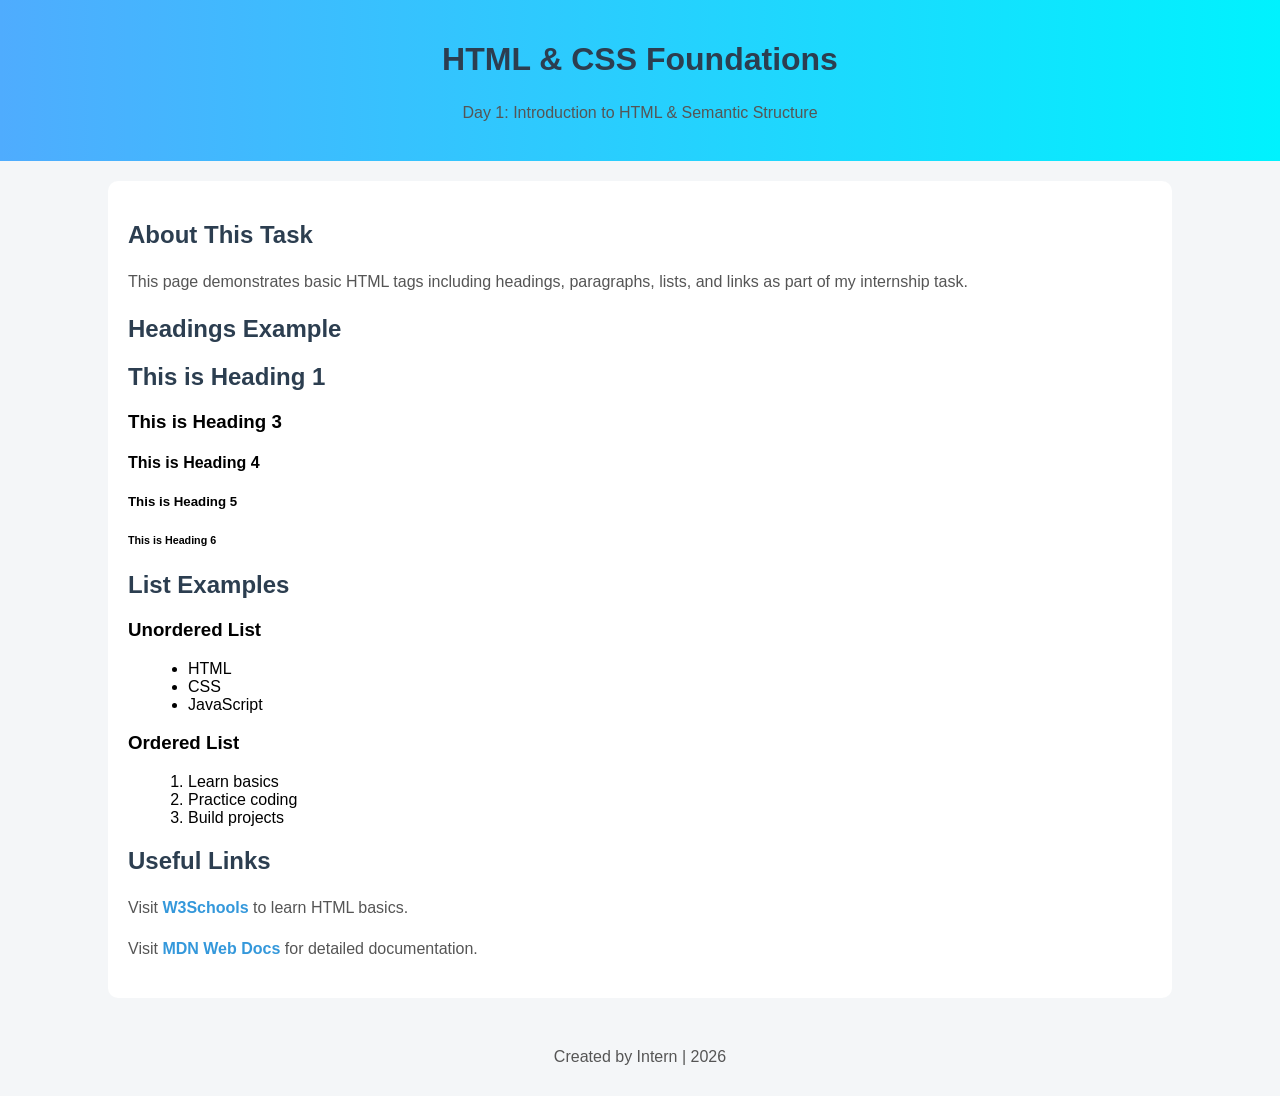
<file: Task 1/index.html>
<!DOCTYPE html>
<html lang="en">
<head>
    <meta charset="UTF-8">
    <meta name="viewport" content="width=device-width, initial-scale=1.0">
    <title>Week 1 - HTML & CSS Foundations</title>
    <link rel="stylesheet" href="style.css">
</head>

<body>

    <header>
        <h1>HTML & CSS Foundations</h1>
        <p>Day 1: Introduction to HTML & Semantic Structure</p>
    </header>

    <main>

        <section>
            <h2>About This Task</h2>
            <p>
                This page demonstrates basic HTML tags including headings,
                paragraphs, lists, and links as part of my internship task.
            </p>
        </section>

        <section>
            <h1>Headings Example</h1>
            <h2>This is Heading 1</h2>
            <h3>This is Heading 3</h3>
            <h4>This is Heading 4</h4>
            <h5>This is Heading 5</h5>
            <h6>This is Heading 6</h6>
        </section>

        <section>
            <h2>List Examples</h2>

            <h3>Unordered List</h3>
            <ul>
                <li>HTML</li>
                <li>CSS</li>
                <li>JavaScript</li>
            </ul>

            <h3>Ordered List</h3>
            <ol>
                <li>Learn basics</li>
                <li>Practice coding</li>
                <li>Build projects</li>
            </ol>
        </section>

        <section>
            <h2>Useful Links</h2>

            <p>
                Visit 
                <a href="https://www.w3schools.com/" target="_blank" rel="noopener">
                    W3Schools
                </a>
                to learn HTML basics.
            </p>

            <p>
                Visit 
                <a href="https://developer.mozilla.org/en-US/docs/Web/HTML" target="_blank" rel="noopener">
                    MDN Web Docs
                </a>
                for detailed documentation.
            </p>

        </section>

    </main>

    <footer>
        <p>Created by Intern | 2026</p>
    </footer>

</body>
</html>
</file>
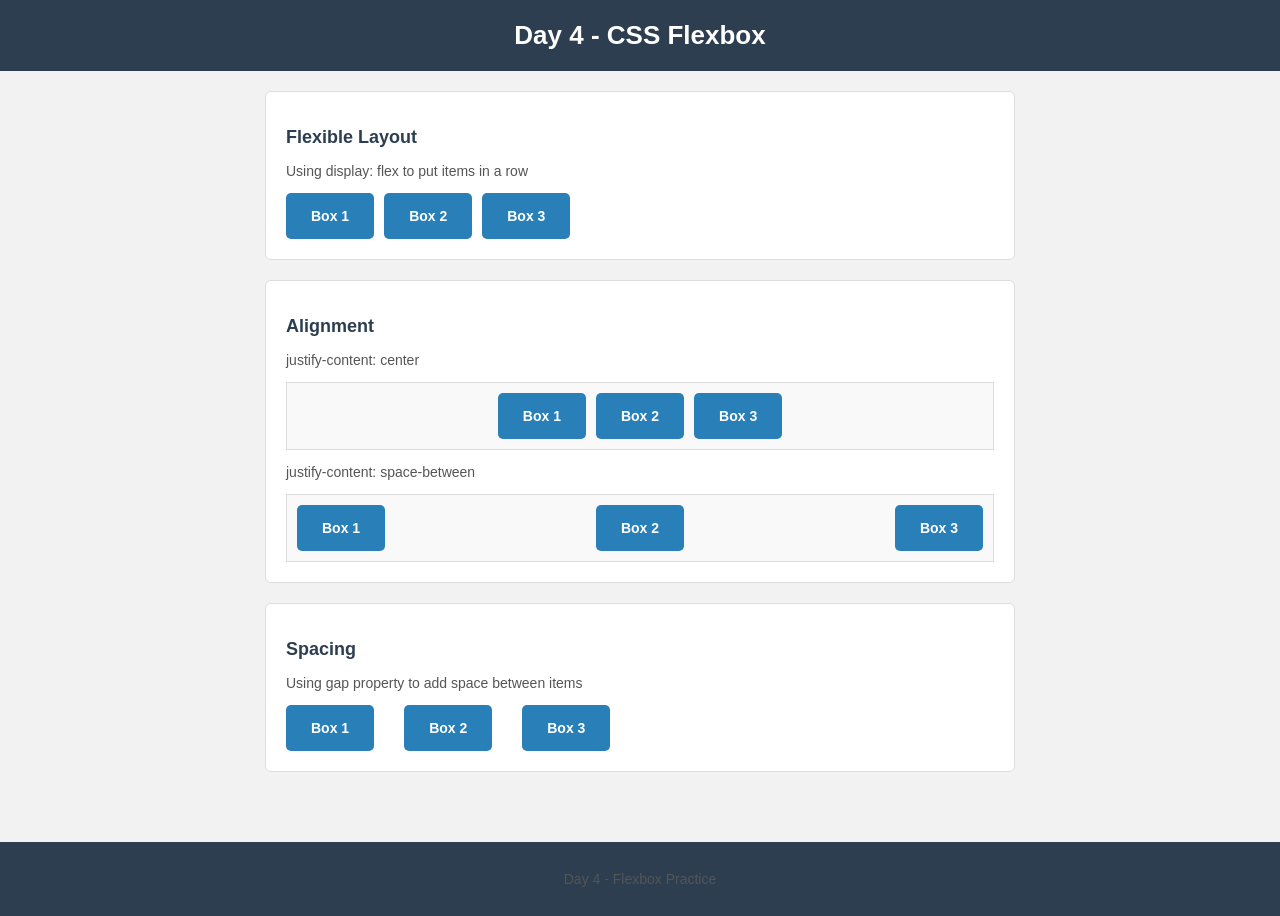
<file: Task 4/day4_index.html>
<!DOCTYPE html>
<html lang="en">
<head>
    <meta charset="UTF-8">
    <title>Day 4 - CSS Flexbox</title>
    <link rel="stylesheet" href="day4_styles.css">
</head>
<body>

    <div id="header">
        <h1>Day 4 - CSS Flexbox</h1>
    </div>

    <div class="main">

        <div class="section">
            <h2>Flexible Layout</h2>
            <p>Using display: flex to put items in a row</p>

            <div class="flex-container">
                <div class="box">Box 1</div>
                <div class="box">Box 2</div>
                <div class="box">Box 3</div>
            </div>
        </div>

        <div class="section">
            <h2>Alignment</h2>
            <p>justify-content: center</p>

            <div class="flex-center">
                <div class="box">Box 1</div>
                <div class="box">Box 2</div>
                <div class="box">Box 3</div>
            </div>

            <p>justify-content: space-between</p>

            <div class="flex-between">
                <div class="box">Box 1</div>
                <div class="box">Box 2</div>
                <div class="box">Box 3</div>
            </div>
        </div>

        <div class="section">
            <h2>Spacing</h2>
            <p>Using gap property to add space between items</p>

            <div class="flex-gap">
                <div class="box">Box 1</div>
                <div class="box">Box 2</div>
                <div class="box">Box 3</div>
            </div>
        </div>

    </div>

    <div id="footer">
        <p>Day 4 - Flexbox Practice</p>
    </div>

</body>
</html>
</file>
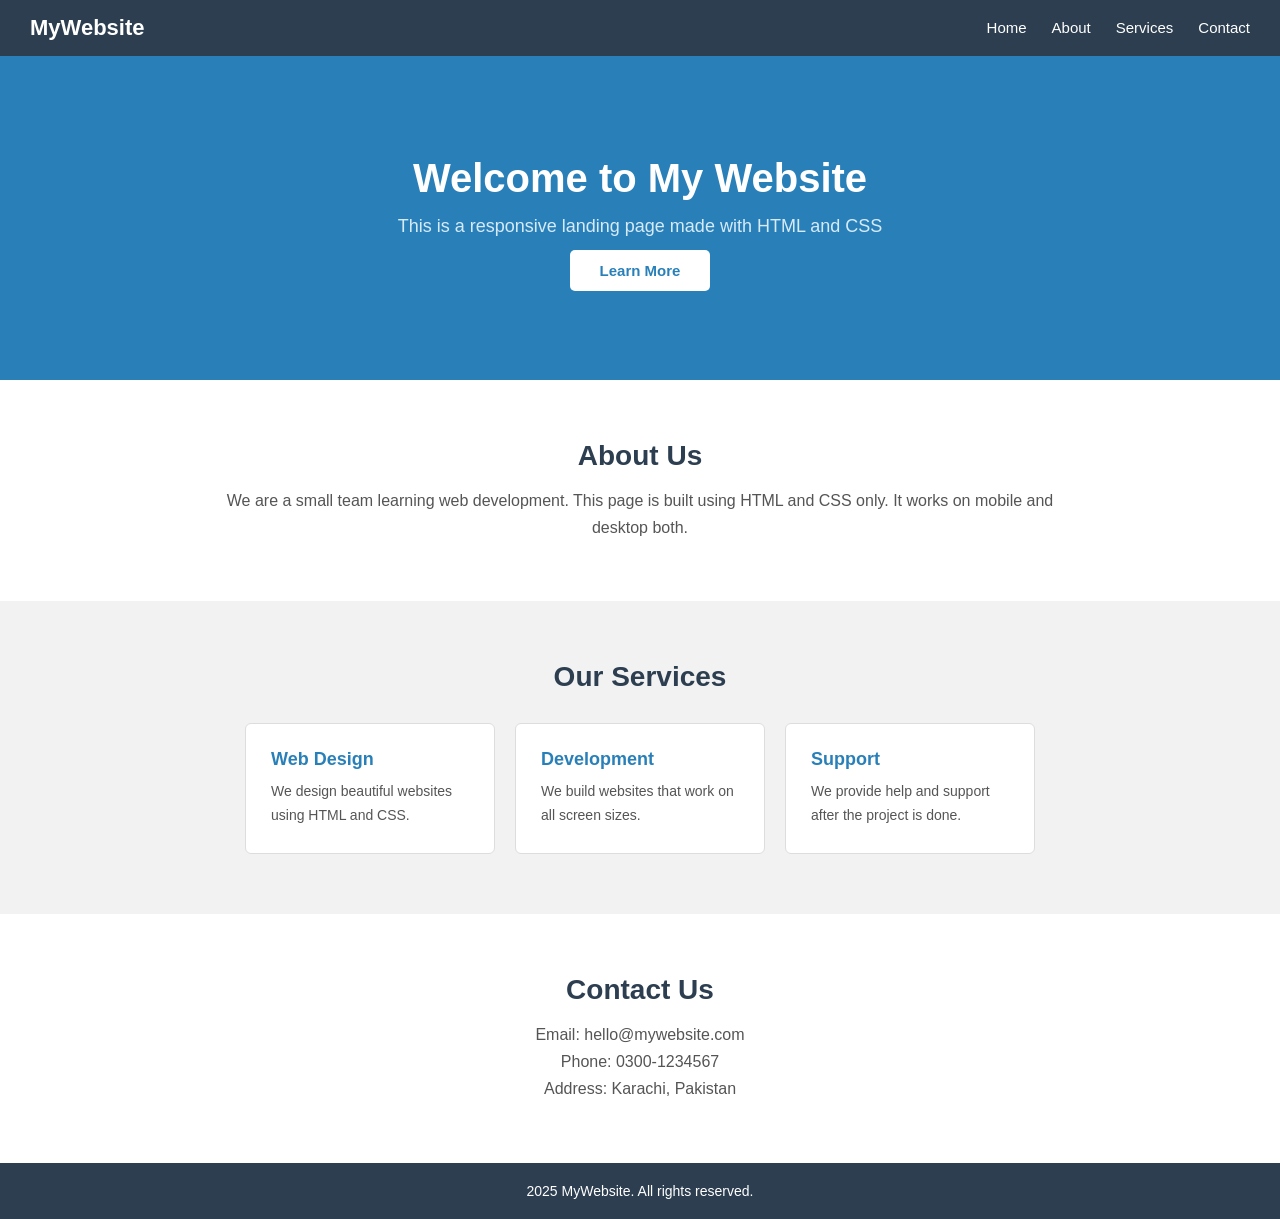
<file: Task 5/day5_index.html>
<!DOCTYPE html>
<html lang="en">
<head>
    <meta charset="UTF-8">
    <meta name="viewport" content="width=device-width, initial-scale=1.0">
    <title>Day 5 - Responsive Landing Page</title>
    <link rel="stylesheet" href="day5_styles.css">
</head>
<body>

    <div id="navbar">
        <div class="logo">MyWebsite</div>
        <ul>
            <li><a href="#home">Home</a></li>
            <li><a href="#about">About</a></li>
            <li><a href="#services">Services</a></li>
            <li><a href="#contact">Contact</a></li>
        </ul>
    </div>

    <div id="home" class="hero">
        <h1>Welcome to My Website</h1>
        <p>This is a responsive landing page made with HTML and CSS</p>
        <a href="#about" class="btn">Learn More</a>
    </div>

    <div id="about" class="section">
        <h2>About Us</h2>
        <p>We are a small team learning web development. This page is built using HTML and CSS only. It works on mobile and desktop both.</p>
    </div>

    <div id="services" class="section gray">
        <h2>Our Services</h2>
        <div class="cards">
            <div class="card">
                <h3>Web Design</h3>
                <p>We design beautiful websites using HTML and CSS.</p>
            </div>
            <div class="card">
                <h3>Development</h3>
                <p>We build websites that work on all screen sizes.</p>
            </div>
            <div class="card">
                <h3>Support</h3>
                <p>We provide help and support after the project is done.</p>
            </div>
        </div>
    </div>

    <div id="contact" class="section">
        <h2>Contact Us</h2>
        <p>Email: hello@mywebsite.com</p>
        <p>Phone: 0300-1234567</p>
        <p>Address: Karachi, Pakistan</p>
    </div>

    <div id="footer">
        <p>2025 MyWebsite. All rights reserved.</p>
    </div>

</body>
</html>
</file>
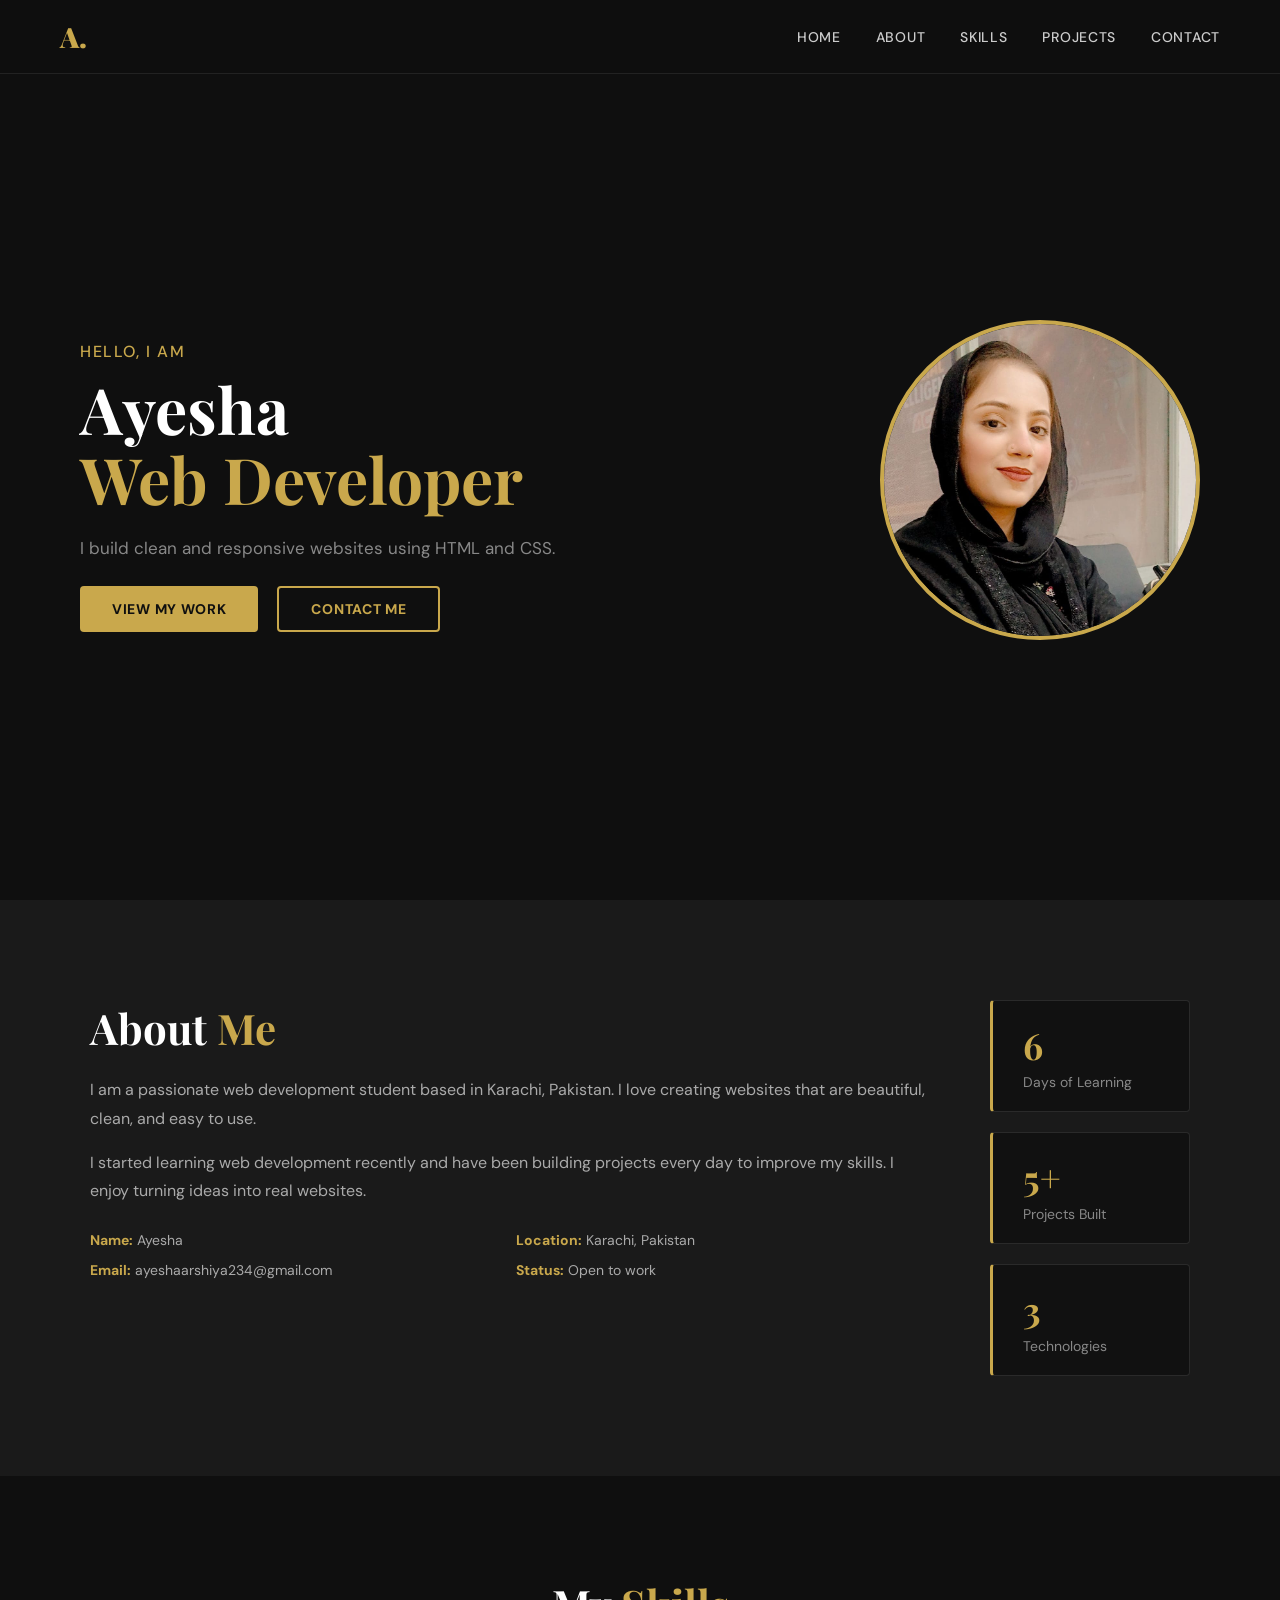
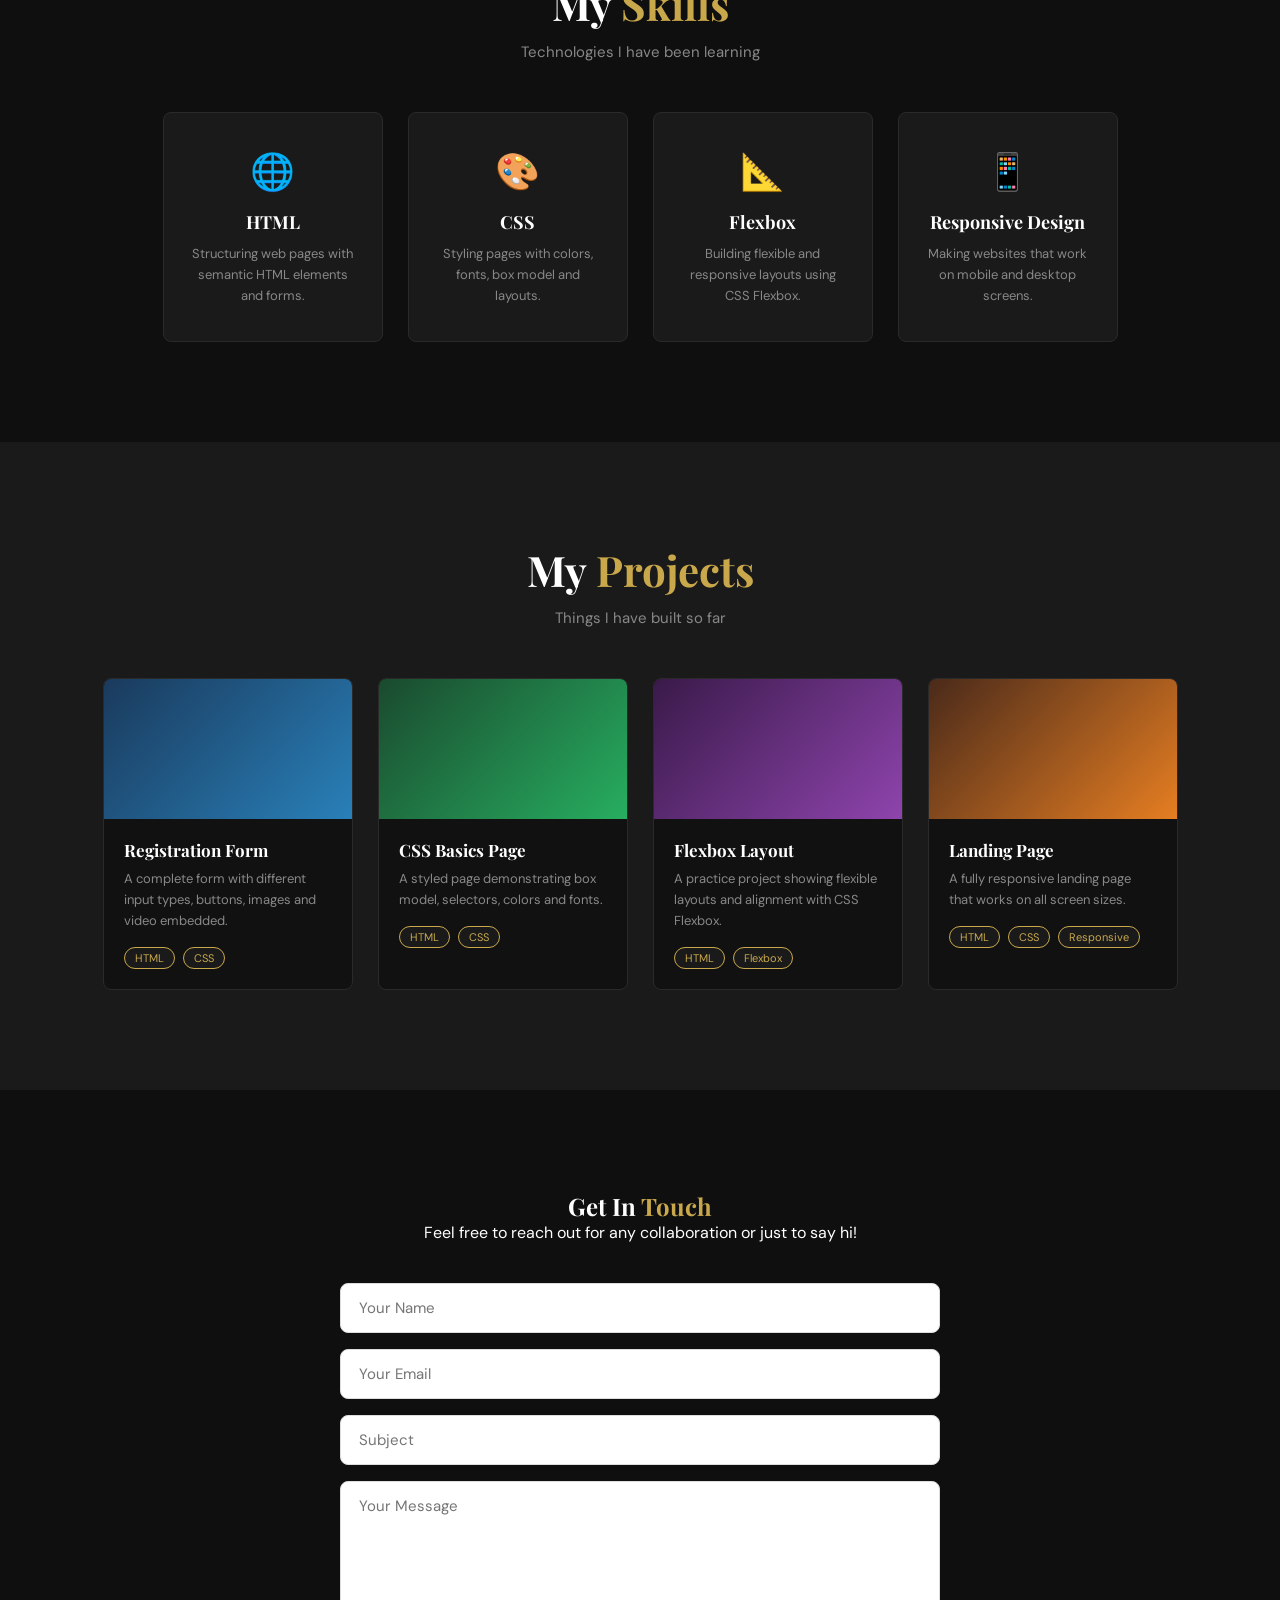
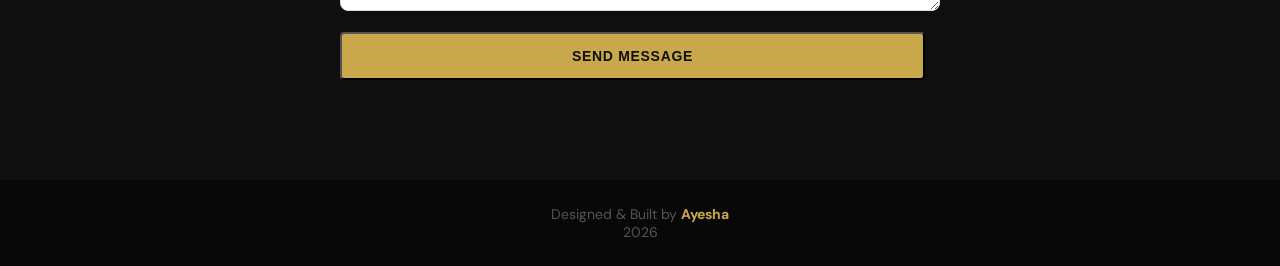
<file: Task 6/portfolio.html>
<!DOCTYPE html>
<html lang="en">
<head>
    <meta charset="UTF-8">
    <meta name="viewport" content="width=device-width, initial-scale=1.0">
    <title>Ayesha | Portfolio</title>
    <link href="https://fonts.googleapis.com/css2?family=Playfair+Display:wght@400;700;900&family=DM+Sans:wght@300;400;500&display=swap" rel="stylesheet">
    <link rel="stylesheet" href="portfolio.css">
</head>
<body>

    <nav id="navbar">
        <div class="logo">A.</div>
        <ul>
            <li><a href="#home">Home</a></li>
            <li><a href="#about">About</a></li>
            <li><a href="#skills">Skills</a></li>
            <li><a href="#projects">Projects</a></li>
            <li><a href="#contact">Contact</a></li>
        </ul>
    </nav>

    <section id="home">
        <div class="hero-text">
            <p class="hello">Hello, I am</p>
            <h1>Ayesha<br><span>Web Developer</span></h1>
            <p class="hero-desc">I build clean and responsive websites using HTML and CSS.</p>
            <a href="#projects" class="btn">View My Work</a>
            <a href="#contact" class="btn-outline">Contact Me</a>
        </div>
        <div class="hero-image">
            <div class="image-circle">
                <img src="ayesha.jpeg" alt="Ayesha" />
            </div>
        </div>
    </section>

    <section id="about">
        <div class="about-inner">
            <div class="about-left">
                <h2>About <span>Me</span></h2>
                <p>I am a passionate web development student based in Karachi, Pakistan. I love creating websites that are beautiful, clean, and easy to use.</p>
                <p>I started learning web development recently and have been building projects every day to improve my skills. I enjoy turning ideas into real websites.</p>
                <div class="info-grid">
                    <div><strong>Name:</strong> Ayesha</div>
                    <div><strong>Location:</strong> Karachi, Pakistan</div>
                    <div><strong>Email:</strong> ayeshaarshiya234@gmail.com</div>
                    <div><strong>Status:</strong> Open to work</div>
                </div>
            </div>
            <div class="about-right">
                <div class="stats-box">
                    <div class="stat">
                        <h3>6</h3>
                        <p>Days of Learning</p>
                    </div>
                    <div class="stat">
                        <h3>5+</h3>
                        <p>Projects Built</p>
                    </div>
                    <div class="stat">
                        <h3>3</h3>
                        <p>Technologies</p>
                    </div>
                </div>
            </div>
        </div>
    </section>

    <section id="skills">
        <h2>My <span>Skills</span></h2>
        <p class="section-sub">Technologies I have been learning</p>
        <div class="skills-grid">
            <div class="skill-card">
                <div class="skill-icon">🌐</div>
                <h3>HTML</h3>
                <p>Structuring web pages with semantic HTML elements and forms.</p>
            </div>
            <div class="skill-card">
                <div class="skill-icon">🎨</div>
                <h3>CSS</h3>
                <p>Styling pages with colors, fonts, box model and layouts.</p>
            </div>
            <div class="skill-card">
                <div class="skill-icon">📐</div>
                <h3>Flexbox</h3>
                <p>Building flexible and responsive layouts using CSS Flexbox.</p>
            </div>
            <div class="skill-card">
                <div class="skill-icon">📱</div>
                <h3>Responsive Design</h3>
                <p>Making websites that work on mobile and desktop screens.</p>
            </div>
        </div>
    </section>

    <section id="projects">
        <h2>My <span>Projects</span></h2>
        <p class="section-sub">Things I have built so far</p>
        <div class="projects-grid">
            <div class="project-card">
                <div class="project-top p1"></div>
                <div class="project-info">
                    <h3>Registration Form</h3>
                    <p>A complete form with different input types, buttons, images and video embedded.</p>
                    <div class="tags">
                        <span>HTML</span>
                        <span>CSS</span>
                    </div>
                </div>
            </div>
            <div class="project-card">
                <div class="project-top p2"></div>
                <div class="project-info">
                    <h3>CSS Basics Page</h3>
                    <p>A styled page demonstrating box model, selectors, colors and fonts.</p>
                    <div class="tags">
                        <span>HTML</span>
                        <span>CSS</span>
                    </div>
                </div>
            </div>
            <div class="project-card">
                <div class="project-top p3"></div>
                <div class="project-info">
                    <h3>Flexbox Layout</h3>
                    <p>A practice project showing flexible layouts and alignment with CSS Flexbox.</p>
                    <div class="tags">
                        <span>HTML</span>
                        <span>Flexbox</span>
                    </div>
                </div>
            </div>
            <div class="project-card">
                <div class="project-top p4"></div>
                <div class="project-info">
                    <h3>Landing Page</h3>
                    <p>A fully responsive landing page that works on all screen sizes.</p>
                    <div class="tags">
                        <span>HTML</span>
                        <span>CSS</span>
                        <span>Responsive</span>
                    </div>
                </div>
            </div>
        </div>
    </section>

        <section id="contact">
    <div class="contact-inner">
        <h2>Get In <span>Touch</span></h2>
        <p>Feel free to reach out for any collaboration or just to say hi!</p>

        <div class="contact-form">
            <div class="form-group">
                <input type="text" placeholder="Your Name" />
            </div>
            <div class="form-group">
                <input type="email" placeholder="Your Email" />
            </div>
            <div class="form-group">
                <input type="text" placeholder="Subject" />
            </div>
            <div class="form-group">
                <textarea rows="5" placeholder="Your Message"></textarea>
            </div>
            <button class="btn">Send Message</button>
        </div>

    </div>
</section>
    <footer id="footer">
        <p>Designed & Built by <strong>Ayesha</strong> <br>2026</p>
    </footer>

</body>
</html>
</file>
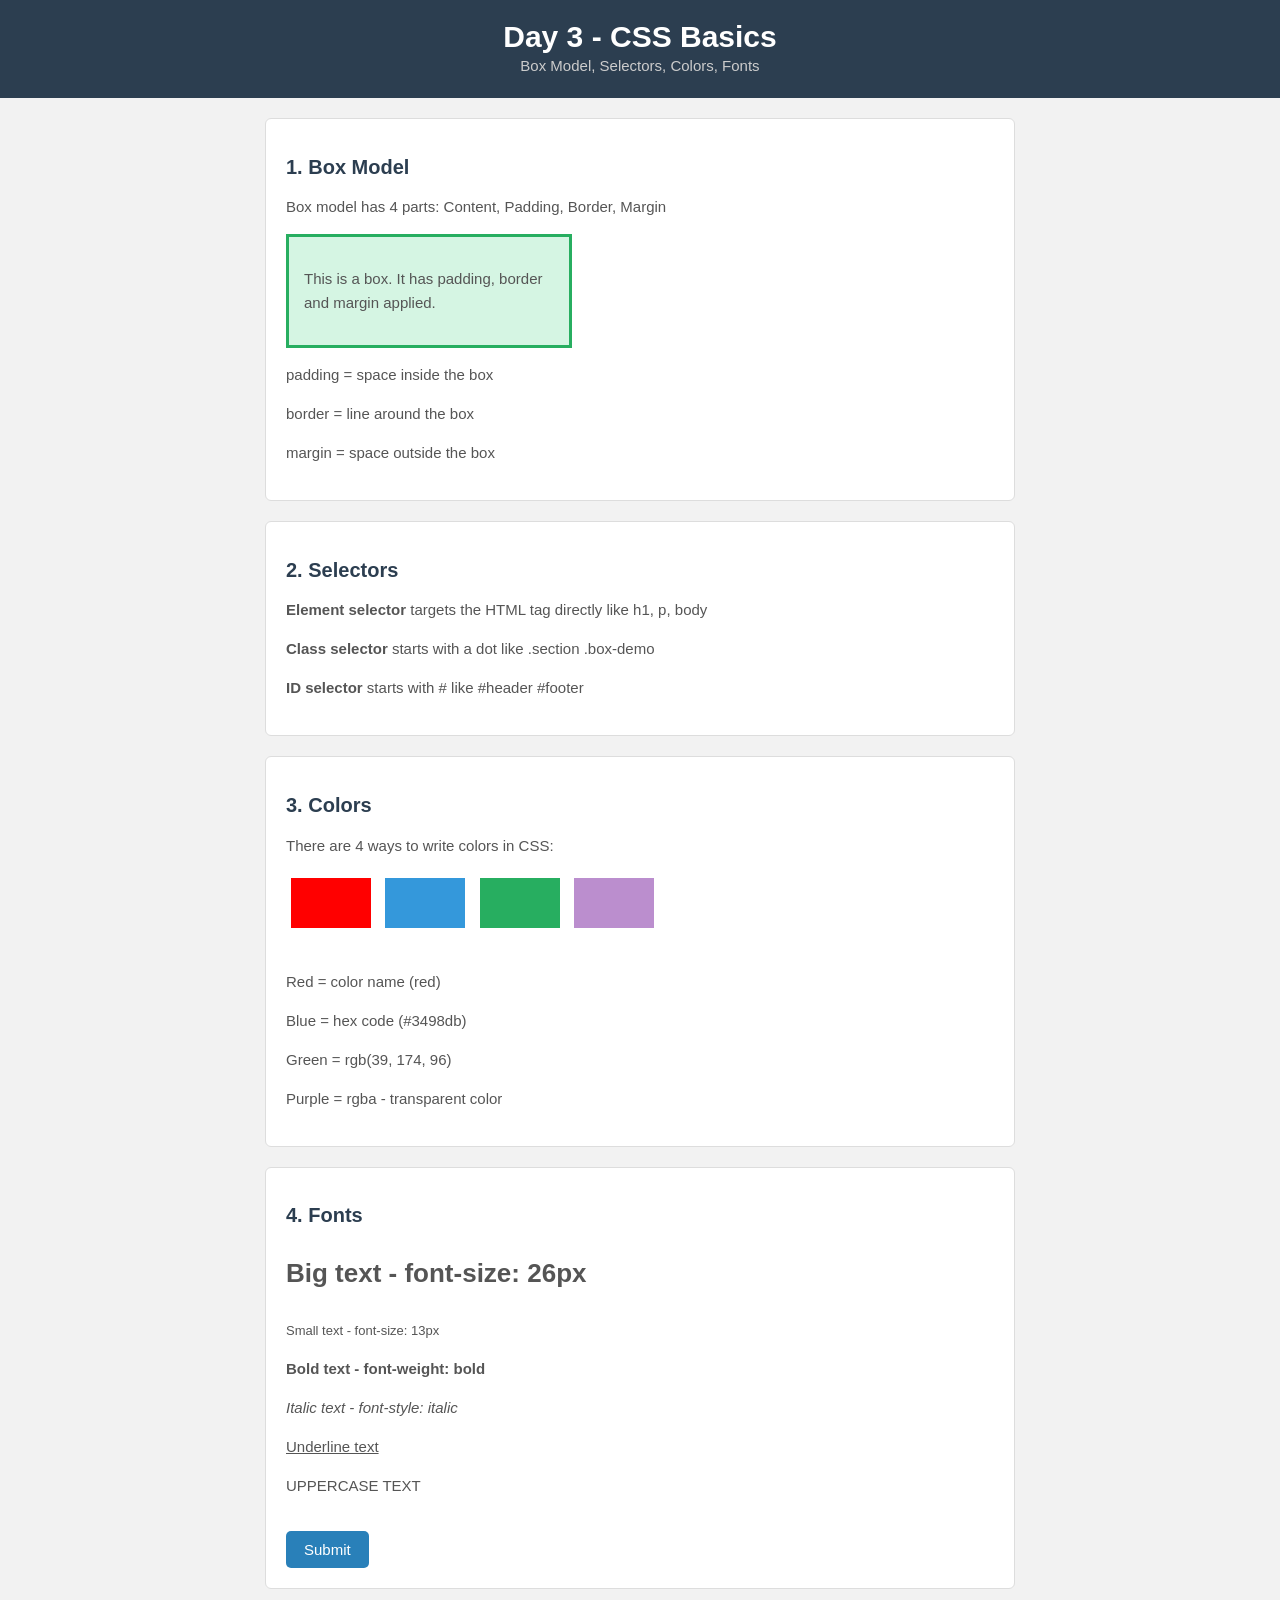
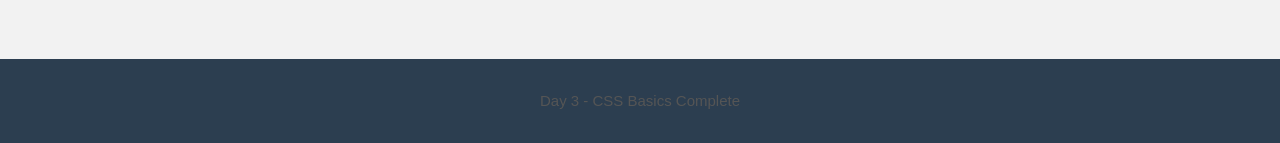
<file: Task-3/day3_index.html>
<!DOCTYPE html>
<html lang="en">
<head>
    <meta charset="UTF-8">
    <title>Day 3 - CSS Basics</title>

    <!-- linking css file -->
    <link rel="stylesheet" href="day3_styles.css">
</head>
<body>

    <!-- header -->
    <div id="header">
        <h1>Day 3 - CSS Basics</h1>
        <p>Box Model, Selectors, Colors, Fonts</p>
    </div>

    <!-- main content -->
    <div class="main">

        <!-- section 1: box model -->
        <div class="section">
            <h2>1. Box Model</h2>
            <p>Box model has 4 parts: Content, Padding, Border, Margin</p>

            <div class="box-demo">
                <p>This is a box. It has padding, border and margin applied.</p>
            </div>

            <p>padding = space inside the box</p>
            <p>border = line around the box</p>
            <p>margin = space outside the box</p>
        </div>

        <!-- section 2: selectors -->
        <div class="section">
            <h2>2. Selectors</h2>
            <p><b>Element selector</b> targets the HTML tag directly like h1, p, body</p>
            <p><b>Class selector</b> starts with a dot like .section .box-demo</p>
            <p><b>ID selector</b> starts with # like #header #footer</p>
        </div>

        <!-- section 3: colors -->
        <div class="section">
            <h2>3. Colors</h2>
            <p>There are 4 ways to write colors in CSS:</p>

            <div class="red-box"></div>
            <div class="blue-box"></div>
            <div class="green-box"></div>
            <div class="purple-box"></div>

            <br><br>
            <p>Red = color name (red)</p>
            <p>Blue = hex code (#3498db)</p>
            <p>Green = rgb(39, 174, 96)</p>
            <p>Purple = rgba - transparent color</p>
        </div>

        <!-- section 4: fonts -->
        <div class="section">
            <h2>4. Fonts</h2>

            <p class="big">Big text - font-size: 26px</p>
            <p class="small">Small text - font-size: 13px</p>
            <p class="bold">Bold text - font-weight: bold</p>
            <p class="italic">Italic text - font-style: italic</p>
            <p class="underline">Underline text</p>
            <p class="caps">uppercase text</p>

            <br>
            <button class="btn">Submit</button>
        </div>

    </div>

    <!-- footer -->
    <div id="footer">
        <p>Day 3 - CSS Basics Complete</p>
    </div>

</body>
</html>
</file>
<file: Task 1/style.css>
body {
    font-family: Arial, sans-serif;
    background-color: #f4f6f8;
    margin: 0;
}

header {
    background: linear-gradient(to right, #4facfe, #00f2fe);
    color: white;
    padding: 20px;
    text-align: center;
}

main {
    width: 80%;
    margin: auto;
    background: white;
    padding: 20px;
    margin-top: 20px;
    border-radius: 10px;
}

h1, h2 {
    color: #2c3e50;
}

p {
    color: #555;
    line-height: 1.6;
}

ul, ol {
    margin-left: 20px;
}

a {
    color: #3498db;
    text-decoration: none;
    font-weight: bold;
}

a:hover {
    text-decoration: underline;
    color: #1abc9c;
}

footer {
    text-align: center;
    padding: 10px;
    margin-top: 20px;
    color: #777;
}
</file>
<file: Task 4/day4_styles.css>
body {
    background-color: #f2f2f2;
    font-family: Arial, sans-serif;
    margin: 0;
    padding: 0;
}

h1 {
    color: white;
    margin: 0;
    font-size: 26px;
}

h2 {
    color: #2c3e50;
    font-size: 18px;
}

p {
    color: #555;
    font-size: 14px;
}

#header {
    background-color: #2c3e50;
    padding: 20px;
    text-align: center;
}

.main {
    width: 750px;
    margin: 0 auto;
    padding: 20px;
}

.section {
    background-color: white;
    border: 1px solid #ddd;
    padding: 20px;
    margin-bottom: 20px;
    border-radius: 6px;
}

.box {
    background-color: #2980b9;
    color: white;
    padding: 15px 25px;
    border-radius: 5px;
    font-size: 14px;
    font-weight: bold;
}

.flex-container {
    display: flex;
    gap: 10px;
    margin-top: 10px;
}

.flex-center {
    display: flex;
    justify-content: center;
    gap: 10px;
    margin-top: 10px;
    background-color: #f9f9f9;
    padding: 10px;
    border: 1px solid #ddd;
}

.flex-between {
    display: flex;
    justify-content: space-between;
    margin-top: 10px;
    background-color: #f9f9f9;
    padding: 10px;
    border: 1px solid #ddd;
}

.flex-gap {
    display: flex;
    gap: 30px;
    margin-top: 10px;
}

#footer {
    background-color: #2c3e50;
    color: white;
    text-align: center;
    padding: 15px;
    font-size: 14px;
    margin-top: 30px;
}
</file>
<file: Task 5/day5_styles.css>
* {
    margin: 0;
    padding: 0;
    box-sizing: border-box;
}

body {
    font-family: Arial, sans-serif;
    color: #333;
}

#navbar {
    background-color: #2c3e50;
    padding: 15px 30px;
    display: flex;
    justify-content: space-between;
    align-items: center;
}

.logo {
    color: white;
    font-size: 22px;
    font-weight: bold;
}

#navbar ul {
    list-style: none;
    display: flex;
    gap: 25px;
}

#navbar ul li a {
    color: white;
    text-decoration: none;
    font-size: 15px;
}

#navbar ul li a:hover {
    color: #f1c40f;
}

.hero {
    background-color: #2980b9;
    color: white;
    text-align: center;
    padding: 100px 20px;
}

.hero h1 {
    font-size: 40px;
    margin-bottom: 15px;
}

.hero p {
    font-size: 18px;
    margin-bottom: 25px;
    color: #d6eaf8;
}

.btn {
    background-color: white;
    color: #2980b9;
    padding: 12px 30px;
    border-radius: 5px;
    text-decoration: none;
    font-weight: bold;
    font-size: 15px;
}

.btn:hover {
    background-color: #f1c40f;
    color: #333;
}

.section {
    padding: 60px 30px;
    text-align: center;
    max-width: 900px;
    margin: 0 auto;
}

.section h2 {
    font-size: 28px;
    margin-bottom: 15px;
    color: #2c3e50;
}

.section p {
    font-size: 16px;
    color: #555;
    line-height: 1.7;
}

.gray {
    background-color: #f2f2f2;
    max-width: 100%;
    padding: 60px 30px;
}

.cards {
    display: flex;
    gap: 20px;
    justify-content: center;
    flex-wrap: wrap;
    margin-top: 30px;
}

.card {
    background-color: white;
    border: 1px solid #ddd;
    border-radius: 6px;
    padding: 25px;
    width: 250px;
    text-align: left;
}

.card h3 {
    color: #2980b9;
    margin-bottom: 10px;
    font-size: 18px;
}

.card p {
    font-size: 14px;
    color: #555;
}

#footer {
    background-color: #2c3e50;
    color: white;
    text-align: center;
    padding: 20px;
    font-size: 14px;
}

@media (max-width: 600px) {

    #navbar {
        flex-direction: column;
        gap: 10px;
        text-align: center;
    }

    #navbar ul {
        flex-direction: column;
        gap: 8px;
    }

    .hero h1 {
        font-size: 26px;
    }

    .hero p {
        font-size: 15px;
    }

    .cards {
        flex-direction: column;
        align-items: center;
    }

    .card {
        width: 100%;
    }
}
</file>
<file: Task 6/portfolio.css>
* {
    margin: 0;
    padding: 0;
    box-sizing: border-box;
}

:root {
    --dark: #0f0f0f;
    --dark2: #1a1a1a;
    --accent: #c9a84c;
    --accent2: #e8c97a;
    --light: #f5f0e8;
    --gray: #888;
    --white: #ffffff;
}

html {
    scroll-behavior: smooth;
}

body {
    font-family: 'DM Sans', sans-serif;
    background-color: var(--dark);
    color: var(--white);
}

h1, h2, h3 {
    font-family: 'Playfair Display', serif;
}

h2 span, h1 span {
    color: var(--accent);
}


#navbar {
    position: fixed;
    top: 0;
    width: 100%;
    background-color: rgba(15, 15, 15, 0.95);
    padding: 18px 60px;
    display: flex;
    justify-content: space-between;
    align-items: center;
    z-index: 100;
    border-bottom: 1px solid #222;
}

.logo {
    font-family: 'Playfair Display', serif;
    font-size: 28px;
    font-weight: 900;
    color: var(--accent);
}

#navbar ul {
    list-style: none;
    display: flex;
    gap: 35px;
}

#navbar ul li a {
    color: #ccc;
    text-decoration: none;
    font-size: 14px;
    font-weight: 500;
    letter-spacing: 0.05em;
    text-transform: uppercase;
    transition: color 0.2s;
}

#navbar ul li a:hover {
    color: var(--accent);
}


#home {
    min-height: 100vh;
    display: flex;
    align-items: center;
    justify-content: space-between;
    padding: 120px 80px 60px;
    background-color: var(--dark);
    gap: 40px;
}

.hero-text {
    max-width: 550px;
}

.hello {
    color: var(--accent);
    font-size: 16px;
    font-weight: 500;
    letter-spacing: 0.1em;
    text-transform: uppercase;
    margin-bottom: 12px;
}

.hero-text h1 {
    font-size: 64px;
    line-height: 1.1;
    margin-bottom: 20px;
    color: var(--white);
}

.hero-desc {
    color: var(--gray);
    font-size: 17px;
    line-height: 1.7;
    margin-bottom: 35px;
}

.btn {
    background-color: var(--accent);
    color: var(--dark);
    padding: 14px 32px;
    border-radius: 4px;
    text-decoration: none;
    font-size: 14px;
    font-weight: 700;
    letter-spacing: 0.05em;
    text-transform: uppercase;
    margin-right: 15px;
    transition: background-color 0.2s;
}

.btn:hover {
    background-color: var(--accent2);
}

.btn-outline {
    border: 2px solid var(--accent);
    color: var(--accent);
    padding: 12px 32px;
    border-radius: 4px;
    text-decoration: none;
    font-size: 14px;
    font-weight: 700;
    letter-spacing: 0.05em;
    text-transform: uppercase;
    transition: all 0.2s;
}

.btn-outline:hover {
    background-color: var(--accent);
    color: var(--dark);
}

.hero-image {
    flex-shrink: 0;
}

.image-circle {
    width: 320px;
    height: 320px;
    border-radius: 50%;
    overflow: hidden;
    border: 4px solid var(--accent);
}

.image-circle img {
    width: 102%;
    height: 134%;
    object-fit: cover;
}


#about {
    background-color: var(--dark2);
    padding: 100px 80px;
}

.about-inner {
    display: flex;
    gap: 60px;
    align-items: flex-start;
    max-width: 1100px;
    margin: 0 auto;
}

.about-left {
    flex: 1;
}

.about-left h2 {
    font-size: 42px;
    margin-bottom: 20px;
}

.about-left p {
    color: #aaa;
    font-size: 16px;
    line-height: 1.8;
    margin-bottom: 15px;
}

.info-grid {
    display: grid;
    grid-template-columns: 1fr 1fr;
    gap: 12px;
    margin-top: 25px;
    font-size: 14px;
    color: #aaa;
}

.info-grid strong {
    color: var(--accent);
}

.about-right {
    flex-shrink: 0;
}

.stats-box {
    display: flex;
    flex-direction: column;
    gap: 20px;
}

.stat {
    background-color: #111;
    border: 1px solid #2a2a2a;
    border-left: 3px solid var(--accent);
    padding: 20px 30px;
    border-radius: 4px;
    min-width: 200px;
}

.stat h3 {
    font-size: 36px;
    color: var(--accent);
    margin-bottom: 4px;
}

.stat p {
    color: #888;
    font-size: 14px;
}


#skills {
    padding: 100px 80px;
    background-color: var(--dark);
    text-align: center;
}

#skills h2 {
    font-size: 42px;
    margin-bottom: 10px;
}

.section-sub {
    color: var(--gray);
    font-size: 15px;
    margin-bottom: 50px;
}

.skills-grid {
    display: flex;
    gap: 25px;
    justify-content: center;
    flex-wrap: wrap;
    max-width: 1000px;
    margin: 0 auto;
}

.skill-card {
    background-color: var(--dark2);
    border: 1px solid #2a2a2a;
    border-radius: 8px;
    padding: 35px 25px;
    width: 220px;
    text-align: center;
    transition: border-color 0.2s, transform 0.2s;
}

.skill-card:hover {
    border-color: var(--accent);
    transform: translateY(-4px);
}

.skill-icon {
    font-size: 36px;
    margin-bottom: 15px;
}

.skill-card h3 {
    font-size: 18px;
    margin-bottom: 10px;
    color: var(--white);
}

.skill-card p {
    font-size: 13px;
    color: #888;
    line-height: 1.6;
}


#projects {
    padding: 100px 80px;
    background-color: var(--dark2);
    text-align: center;
}

#projects h2 {
    font-size: 42px;
    margin-bottom: 10px;
}

.projects-grid {
    display: flex;
    gap: 25px;
    justify-content: center;
    flex-wrap: wrap;
    margin-top: 50px;
    max-width: 1100px;
    margin-left: auto;
    margin-right: auto;
}

.project-card {
    background-color: #111;
    border: 1px solid #2a2a2a;
    border-radius: 8px;
    width: 250px;
    overflow: hidden;
    text-align: left;
    transition: transform 0.2s, border-color 0.2s;
}

.project-card:hover {
    transform: translateY(-5px);
    border-color: var(--accent);
}

.project-top {
    height: 140px;
}

.p1 { background: linear-gradient(135deg, #1a3a5c, #2980b9); }
.p2 { background: linear-gradient(135deg, #1a4a2e, #27ae60); }
.p3 { background: linear-gradient(135deg, #3a1a4a, #8e44ad); }
.p4 { background: linear-gradient(135deg, #4a2a1a, #e67e22); }

.project-info {
    padding: 20px;
}

.project-info h3 {
    font-size: 17px;
    margin-bottom: 8px;
    color: var(--white);
}

.project-info p {
    font-size: 13px;
    color: #888;
    line-height: 1.6;
    margin-bottom: 15px;
}

.tags {
    display: flex;
    gap: 8px;
    flex-wrap: wrap;
}

.tags span {
    background-color: #1a1a1a;
    border: 1px solid var(--accent);
    color: var(--accent);
    font-size: 11px;
    padding: 3px 10px;
    border-radius: 20px;
}


#contact {
    padding: 100px 80px;
    background-color: var(--dark);
    text-align: center;
}

.contact-form {
    margin-top: 40px;
    display: flex;
    flex-direction: column;
    gap: 16px;
    max-width: 600px;
    margin-left: auto;
    margin-right: auto;
}

.form-group input,
.form-group textarea {
    width: 100%;
    padding: 14px 18px;
    border: 1px solid #ddd;
    border-radius: 8px;
    font-size: 15px;
    font-family: 'DM Sans', sans-serif;
    outline: none;
    transition: border 0.3s;
}

.form-group input:focus,
.form-group textarea:focus {
    border-color: #000;
}

.form-group textarea {
    resize: vertical;
}

#footer {
    background-color: #080808;
    color: #555;
    text-align: center;
    padding: 25px;
    font-size: 14px;
}

#footer strong {
    color: var(--accent);
}


@media (max-width: 768px) {

    #navbar {
        padding: 15px 20px;
    }

    #navbar ul {
        gap: 15px;
    }

    #navbar ul li a {
        font-size: 12px;
    }

    #home {
        flex-direction: column-reverse;
        padding: 100px 25px 60px;
        text-align: center;
    }

    .hero-text h1 {
        font-size: 40px;
    }

    .image-circle {
        width: 200px;
        height: 200px;
    }

    #about {
        padding: 60px 25px;
    }

    .about-inner {
        flex-direction: column;
    }

    .stats-box {
        flex-direction: row;
        flex-wrap: wrap;
    }

    #skills, #projects, #contact {
        padding: 60px 25px;
    }

    .project-card {
        width: 100%;
    }
}
</file>
<file: Task-3/day3_styles.css>
/* body styling */
body {
    background-color: #f2f2f2;
    font-family: Arial, sans-serif;
    margin: 0;
    padding: 0;
    color: #333;
}

/* h1 heading */
h1 {
    font-size: 30px;
    color: white;
    text-align: center;
    margin: 0;
}

/* h2 heading */
h2 {
    font-size: 20px;
    color: #2c3e50;
}

/* paragraph */
p {
    font-size: 15px;
    color: #555;
    line-height: 1.6;
}

/* links */
a {
    color: #2980b9;
    text-decoration: none;
}

a:hover {
    text-decoration: underline;
}


/* ---- ID Selectors ---- */

#header {
    background-color: #2c3e50;
    padding: 20px;
    text-align: center;
}

#header p {
    color: #ccc;
    margin: 0;
}

#footer {
    background-color: #2c3e50;
    color: white;
    text-align: center;
    padding: 15px;
    font-size: 14px;
    margin-top: 30px;
}


/* ---- Class Selectors ---- */

/* main wrapper */
.main {
    width: 750px;
    margin: 0 auto;
    padding: 20px;
}

/* each section */
.section {
    background-color: white;
    border: 1px solid #ddd;
    padding: 20px;
    margin-bottom: 20px;
    border-radius: 6px;
}


/* ---- Box Model ---- */
/* content + padding + border + margin */

.box-demo {
    width: 250px;

    /* padding: space inside the box */
    padding: 15px;

    /* border: line around the box */
    border: 3px solid #27ae60;

    /* margin: space outside the box */
    margin: 15px 0;

    background-color: #d5f5e3;
}


/* ---- Colors ---- */

.red-box {
    background-color: red;                     /* color name */
    width: 80px;
    height: 50px;
    display: inline-block;
    margin: 5px;
}

.blue-box {
    background-color: #3498db;                 /* hex code */
    width: 80px;
    height: 50px;
    display: inline-block;
    margin: 5px;
}

.green-box {
    background-color: rgb(39, 174, 96);        /* rgb */
    width: 80px;
    height: 50px;
    display: inline-block;
    margin: 5px;
}

.purple-box {
    background-color: rgba(142, 68, 173, 0.6); /* rgba - transparent */
    width: 80px;
    height: 50px;
    display: inline-block;
    margin: 5px;
}


/* ---- Fonts ---- */

.big {
    font-size: 26px;
    font-weight: bold;
}

.small {
    font-size: 13px;
}

.bold {
    font-weight: bold;
}

.italic {
    font-style: italic;
}

.underline {
    text-decoration: underline;
}

.caps {
    text-transform: uppercase;
}


/* ---- Button ---- */

.btn {
    background-color: #2980b9;
    color: white;
    padding: 10px 18px;
    border: none;
    border-radius: 5px;
    font-size: 15px;
    cursor: pointer;
}

.btn:hover {
    background-color: #1f6fa0;
}
</file>
